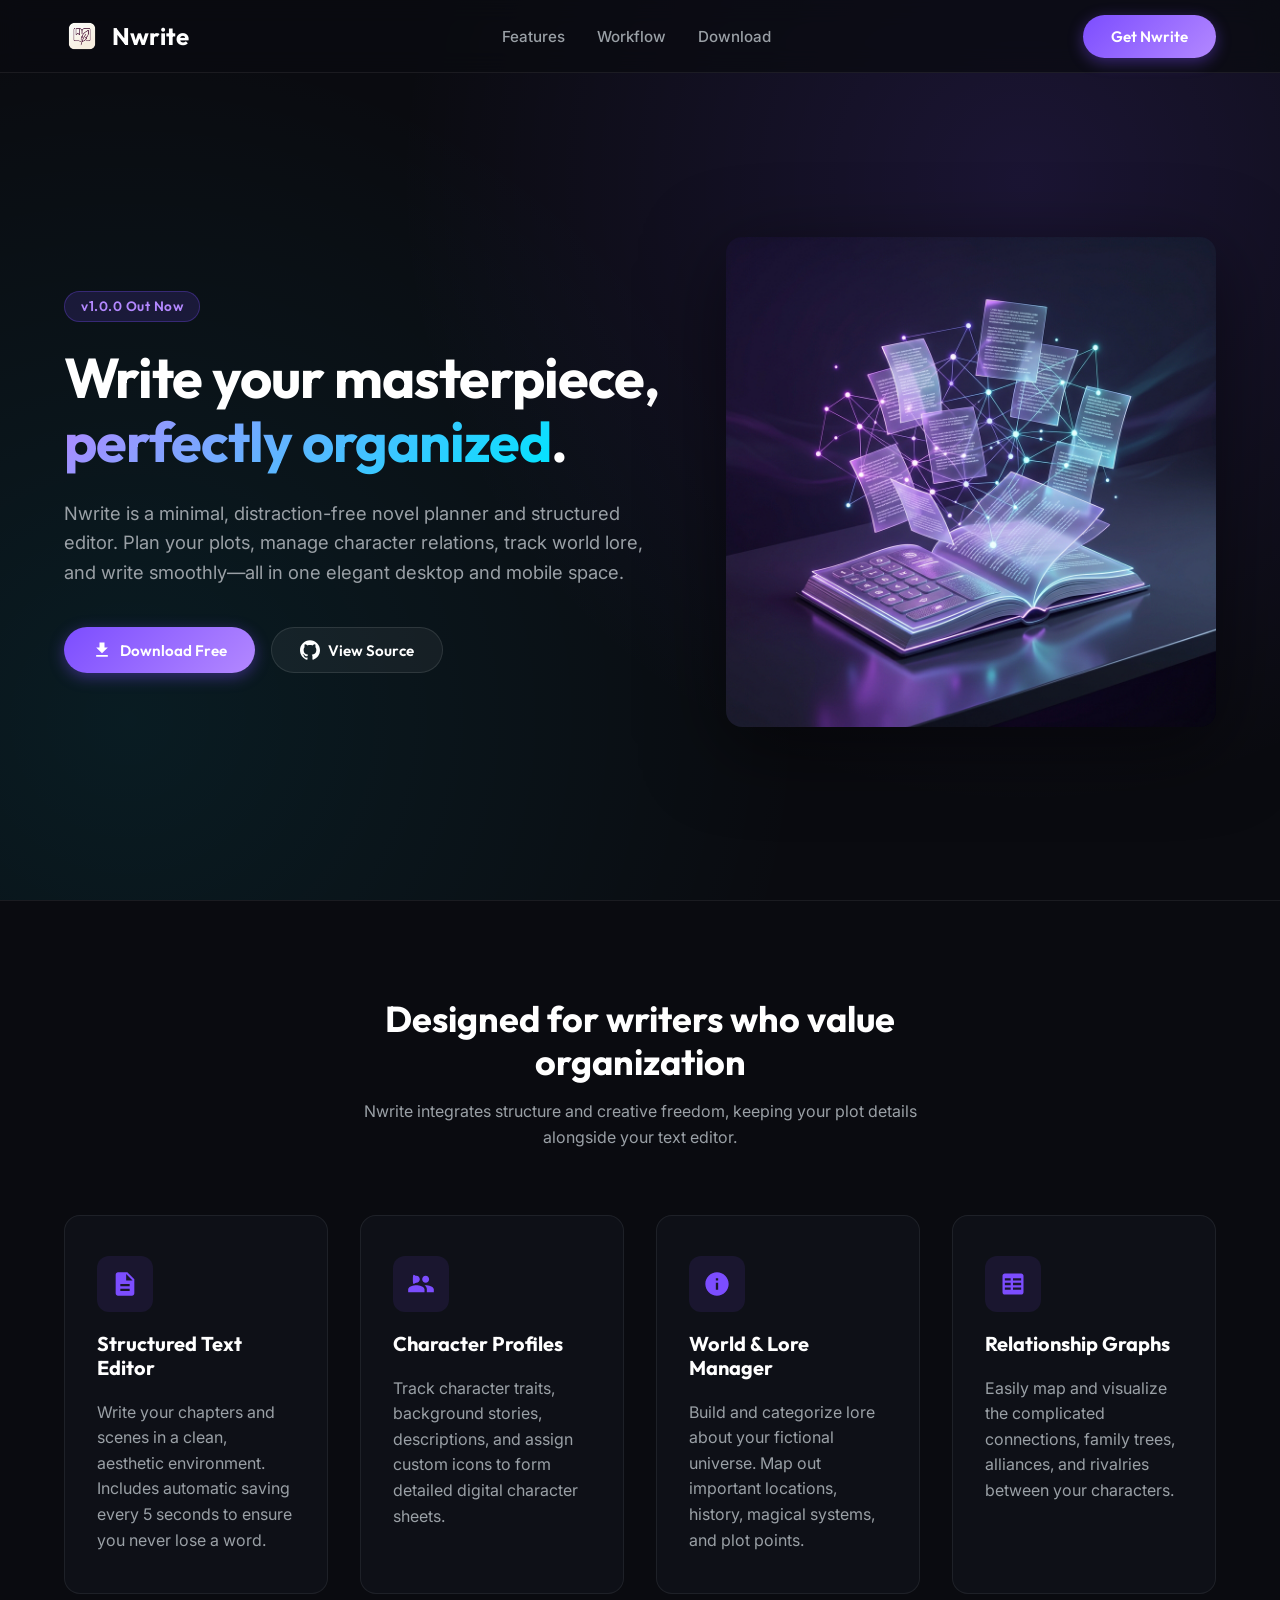
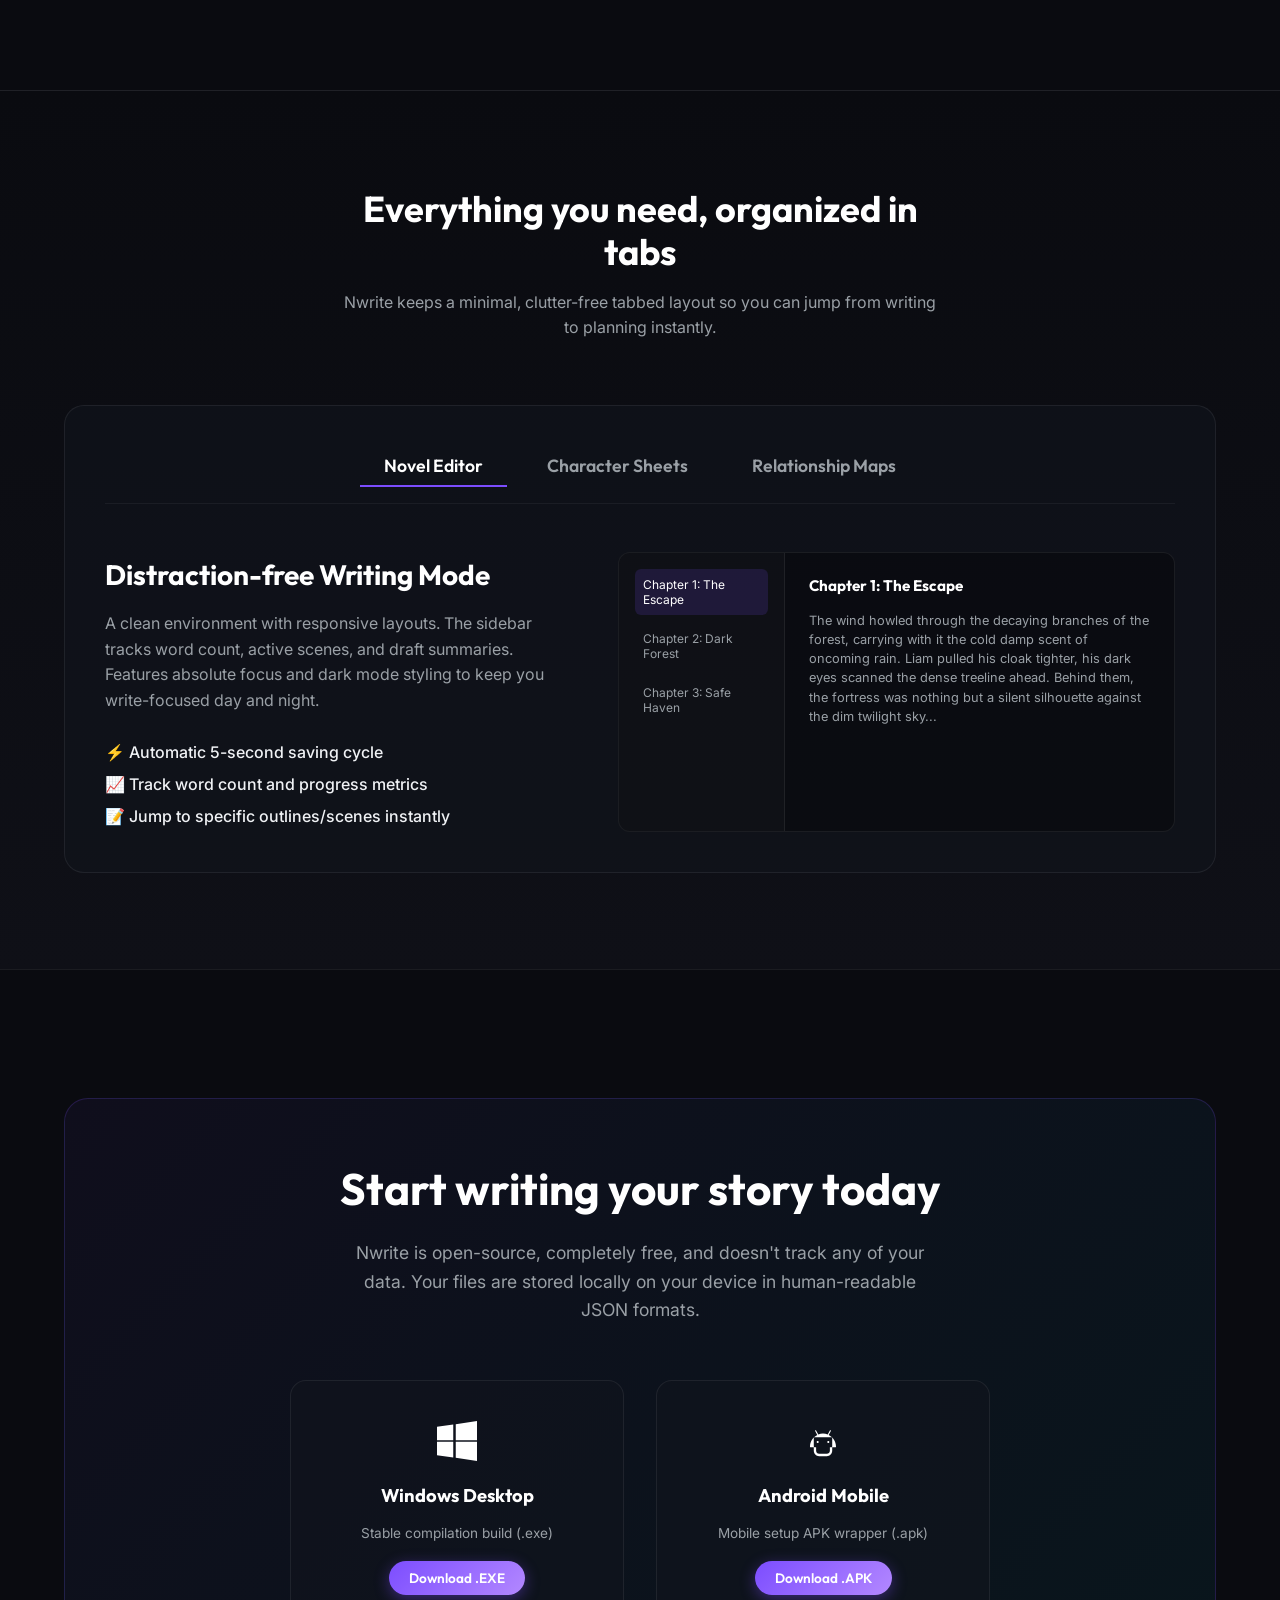
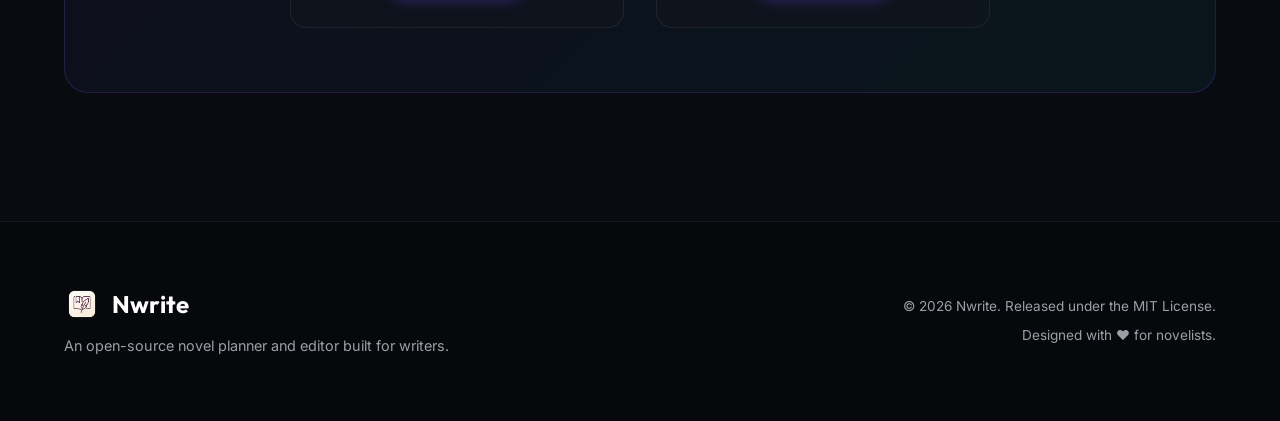
<file: index.html>
<!DOCTYPE html>
<html lang="en">
<head>
    <meta charset="UTF-8">
    <meta name="viewport" content="width=device-width, initial-scale=1.0">
    <meta name="description" content="Nwrite - The ultimate lightweight, cross-platform novel planner and structured text editor for writers. Track characters, locations, lore, and relationships.">
    <title>Nwrite — Novel Planner & Editor</title>
    
    <!-- Google Fonts -->
    <link rel="preconnect" href="https://fonts.googleapis.com">
    <link rel="preconnect" href="https://fonts.gstatic.com" crossorigin>
    <link href="https://fonts.googleapis.com/css2?family=Inter:wght@400;500;600&family=Outfit:wght@500;600;700;800&display=swap" rel="stylesheet">
    
    <!-- Main Stylesheet -->
    <link rel="stylesheet" href="style.css">
</head>
<body>

    <!-- Header Navigation -->
    <header class="navbar">
        <div class="container nav-container">
            <a href="#" class="logo">
                <img src="assets/icon.png" alt="Nwrite Logo">
                <span>Nwrite</span>
            </a>
            <nav class="nav-links">
                <a href="#features">Features</a>
                <a href="#workflow">Workflow</a>
                <a href="#download">Download</a>
            </nav>
            <div class="nav-cta">
                <a href="#download" class="btn btn-primary">Get Nwrite</a>
            </div>
            <button class="mobile-menu-btn" aria-label="Toggle Menu">
                <span class="bar"></span>
                <span class="bar"></span>
                <span class="bar"></span>
            </button>
        </div>
    </header>

    <!-- Hero Section -->
    <section class="hero">
        <div class="container hero-container">
            <div class="hero-content">
                <div class="badge">v1.0.0 Out Now</div>
                <h1>Write your masterpiece, <span>perfectly organized</span>.</h1>
                <p>Nwrite is a minimal, distraction-free novel planner and structured editor. Plan your plots, manage character relations, track world lore, and write smoothly—all in one elegant desktop and mobile space.</p>
                <div class="hero-actions">
                    <a href="#download" class="btn btn-primary">
                        <svg class="icon" viewBox="0 0 24 24"><path d="M5 20h14v-2H5v2zM19 9h-4V3H9v6H5l7 7 7-7z"/></svg>
                        Download Free
                    </a>
                    <a href="https://github.com/minoruend/NWrite" target="_blank" class="btn btn-secondary">
                        <svg class="icon" viewBox="0 0 24 24"><path d="M12 .297c-6.63 0-12 5.373-12 12 0 5.303 3.438 9.8 8.205 11.385.6.113.82-.258.82-.577 0-.285-.01-1.04-.015-2.04-3.338.724-4.042-1.61-4.042-1.61C4.422 18.07 3.633 17.7 3.633 17.7c-1.087-.744.084-.729.084-.729 1.205.084 1.838 1.236 1.838 1.236 1.07 1.835 2.809 1.305 3.495.998.108-.776.417-1.305.76-1.605-2.665-.3-5.466-1.332-5.466-5.93 0-1.31.465-2.38 1.235-3.22-.135-.303-.54-1.523.105-3.176 0 0 1.005-.322 3.3 1.23.96-.267 1.98-.399 3-.405 1.02.006 2.04.138 3 .405 2.28-1.552 3.285-1.23 3.285-1.23.645 1.653.24 2.873.12 3.176.765.84 1.23 1.91 1.23 3.22 0 4.61-2.805 5.625-5.475 5.92.42.36.81 1.096.81 2.22 0 1.606-.015 2.896-.015 3.286 0 .315.21.69.825.57C20.565 22.092 24 17.592 24 12.297c0-6.627-5.373-12-12-12"/></svg>
                        View Source
                    </a>
                </div>
            </div>
            <div class="hero-image">
                <img src="assets/hero.png" alt="Nwrite Digital Planner Illustration">
            </div>
        </div>
    </section>

    <!-- Features Section -->
    <section id="features" class="features">
        <div class="container">
            <div class="section-header">
                <h2>Designed for writers who value organization</h2>
                <p>Nwrite integrates structure and creative freedom, keeping your plot details alongside your text editor.</p>
            </div>
            <div class="features-grid">
                <!-- Feature 1 -->
                <div class="feature-card animate-on-scroll">
                    <div class="feature-icon">
                        <svg viewBox="0 0 24 24"><path d="M14 2H6c-1.1 0-1.99.9-1.99 2L4 20c0 1.1.89 2 1.99 2H18c1.1 0 2-.9 2-2V8l-6-6zm2 16H8v-2h8v2zm0-4H8v-2h8v2zm-3-5V3.5L18.5 9H13z"/></svg>
                    </div>
                    <h3>Structured Text Editor</h3>
                    <p>Write your chapters and scenes in a clean, aesthetic environment. Includes automatic saving every 5 seconds to ensure you never lose a word.</p>
                </div>
                <!-- Feature 2 -->
                <div class="feature-card animate-on-scroll">
                    <div class="feature-icon">
                        <svg viewBox="0 0 24 24"><path d="M16 11c1.66 0 2.99-1.34 2.99-3S17.66 5 16 5c-1.66 0-3 1.34-3 3s1.34 3 3 3zm-8 0c1.66 0 2.99-1.34 2.99-3S9.66 5 8 5C6.34 5 5 1.34 5 8s1.34 3 3 3zm0 2c-2.33 0-7 1.17-7 3.5V19h14v-2.5c0-2.33-4.67-3.5-7-3.5zm8 0c-.29 0-.62.02-.97.05 1.16.84 1.97 1.97 1.97 3.45V19h6v-2.5c0-2.33-4.67-3.5-7-3.5z"/></svg>
                    </div>
                    <h3>Character Profiles</h3>
                    <p>Track character traits, background stories, descriptions, and assign custom icons to form detailed digital character sheets.</p>
                </div>
                <!-- Feature 3 -->
                <div class="feature-card animate-on-scroll">
                    <div class="feature-icon">
                        <svg viewBox="0 0 24 24"><path d="M12 2C6.48 2 2 6.48 2 12s4.48 10 10 10 10-4.48 10-10S17.52 2 12 2zm1 15h-2v-6h2v6zm0-8h-2V7h2v2z"/></svg>
                    </div>
                    <h3>World & Lore Manager</h3>
                    <p>Build and categorize lore about your fictional universe. Map out important locations, history, magical systems, and plot points.</p>
                </div>
                <!-- Feature 4 -->
                <div class="feature-card animate-on-scroll">
                    <div class="feature-icon">
                        <svg viewBox="0 0 24 24"><path d="M19 3H5c-1.1 0-2 .9-2 2v14c0 1.1.9 2 2 2h14c1.1 0 2-.9 2-2V5c0-1.1-.9-2-2-2zm-9 14H5v-2h5v2zm0-4H5v-2h5v2zm0-4H5V7h5v2zm9 8h-7v-2h7v2zm0-4h-7v-2h7v2zm0-4h-7V7h7v2z"/></svg>
                    </div>
                    <h3>Relationship Graphs</h3>
                    <p>Easily map and visualize the complicated connections, family trees, alliances, and rivalries between your characters.</p>
                </div>
            </div>
        </div>
    </section>

    <!-- Workflow Tabs Section -->
    <section id="workflow" class="workflow">
        <div class="container">
            <div class="section-header">
                <h2>Everything you need, organized in tabs</h2>
                <p>Nwrite keeps a minimal, clutter-free tabbed layout so you can jump from writing to planning instantly.</p>
            </div>
            
            <div class="tabs-container animate-on-scroll">
                <div class="tabs-nav">
                    <button class="tab-btn active" data-tab="editor">Novel Editor</button>
                    <button class="tab-btn" data-tab="characters">Character Sheets</button>
                    <button class="tab-btn" data-tab="relationships">Relationship Maps</button>
                </div>
                
                <div class="tabs-content">
                    <!-- Tab 1: Editor -->
                    <div class="tab-pane active" id="editor">
                        <div class="tab-pane-grid">
                            <div class="tab-pane-info">
                                <h3>Distraction-free Writing Mode</h3>
                                <p>A clean environment with responsive layouts. The sidebar tracks word count, active scenes, and draft summaries. Features absolute focus and dark mode styling to keep you write-focused day and night.</p>
                                <ul>
                                    <li>⚡ Automatic 5-second saving cycle</li>
                                    <li>📈 Track word count and progress metrics</li>
                                    <li>📝 Jump to specific outlines/scenes instantly</li>
                                </ul>
                            </div>
                            <div class="tab-pane-graphic">
                                <div class="mock-editor">
                                    <div class="mock-sidebar">
                                        <div class="mock-item active">Chapter 1: The Escape</div>
                                        <div class="mock-item">Chapter 2: Dark Forest</div>
                                        <div class="mock-item">Chapter 3: Safe Haven</div>
                                    </div>
                                    <div class="mock-content-text">
                                        <h4>Chapter 1: The Escape</h4>
                                        <p>The wind howled through the decaying branches of the forest, carrying with it the cold damp scent of oncoming rain. Liam pulled his cloak tighter, his dark eyes scanned the dense treeline ahead. Behind them, the fortress was nothing but a silent silhouette against the dim twilight sky...</p>
                                    </div>
                                </div>
                            </div>
                        </div>
                    </div>
                    
                    <!-- Tab 2: Characters -->
                    <div class="tab-pane" id="characters">
                        <div class="tab-pane-grid">
                            <div class="tab-pane-info">
                                <h3>Deep Character Profiles</h3>
                                <p>Manage your character cast easily. Store detailed notes on appearance, goals, conflicts, personality quirks, and character arcs. Assign avatar icons and keep references handy while writing.</p>
                                <ul>
                                    <li>👤 Detailed customizable character bio fields</li>
                                    <li>🔍 Quick filter & search by role (Protagonist, Antagonist, Side)</li>
                                    <li>🎨 Clean, modern layouts for easy browsing</li>
                                </ul>
                            </div>
                            <div class="tab-pane-graphic">
                                <div class="mock-chars">
                                    <div class="char-card-mock">
                                        <div class="avatar-mock">LM</div>
                                        <div>
                                            <h5>Liam Miller</h5>
                                            <p>Protagonist • Age: 24</p>
                                        </div>
                                    </div>
                                    <div class="char-card-mock">
                                        <div class="avatar-mock antagonist">VM</div>
                                        <div>
                                            <h5>Vaas Montenegro</h5>
                                            <p>Antagonist • Age: 32</p>
                                        </div>
                                    </div>
                                </div>
                            </div>
                        </div>
                    </div>

                    <!-- Tab 3: Relationships -->
                    <div class="tab-pane" id="relationships">
                        <div class="tab-pane-grid">
                            <div class="tab-pane-info">
                                <h3>Interactive Connections</h3>
                                <p>Map the connections between characters. Form links between names and define their relationship types (e.g. Alliance, Rivalry, Family, Mentor) to visualize the dynamics of your character cast.</p>
                                <ul>
                                    <li>🌿 Dynamic node connection visuals</li>
                                    <li>✏️ Easily define and edit connection details</li>
                                    <li>📊 Get a global bird's-eye view of your character roster</li>
                                </ul>
                            </div>
                            <div class="tab-pane-graphic">
                                <div class="mock-graph">
                                    <div class="node-mock node-1">Liam</div>
                                    <div class="node-line-mock line-1"></div>
                                    <div class="node-text-mock text-1">Allies</div>
                                    <div class="node-mock node-2">Elena</div>
                                    <div class="node-line-mock line-2"></div>
                                    <div class="node-text-mock text-2">Rivals</div>
                                    <div class="node-mock node-3 antagonist">Vaas</div>
                                </div>
                            </div>
                        </div>
                    </div>
                </div>
            </div>
        </div>
    </section>

    <!-- Download Section -->
    <section id="download" class="download">
        <div class="container download-container">
            <div class="download-card">
                <h2>Start writing your story today</h2>
                <p>Nwrite is open-source, completely free, and doesn't track any of your data. Your files are stored locally on your device in human-readable JSON formats.</p>
                <div class="download-platforms">
                    <div class="platform-card">
                        <div class="platform-icon">
                            <svg viewBox="0 0 24 24"><path d="M0 3.449L9.75 2.1v9.45H0V3.449zM0 12.45h9.75v9.45L0 20.551v-8.101zM11.25 1.888L24 0v11.55H11.25V1.888zm0 10.562H24v11.55l-12.75-1.888V12.45z"/></svg>
                        </div>
                        <h3>Windows Desktop</h3>
                        <p>Stable compilation build (.exe)</p>
                        <a href="https://github.com/minoruend/NWrite/releases/download/1.0.0/Nwrite_desktop.exe" class="btn btn-primary btn-sm">Download .EXE</a>
                    </div>
                    <div class="platform-card">
                        <div class="platform-icon">
                            <svg viewBox="0 0 24 24"><path d="M17.523 15.3414C17.523 15.5416 17.3621 15.7025 17.1619 15.7025H16.1264V17.9151C16.1264 18.9171 15.3197 19.7238 14.3177 19.7238H9.6823C8.68028 19.7238 7.87358 18.9171 7.87358 17.9151V15.7025H6.83812C6.63789 15.7025 6.47701 15.5416 6.47701 15.3414V10.1586C6.47701 9.95837 6.63789 9.79749 6.83812 9.79749H17.1619C17.3621 9.79749 17.523 9.95837 17.523 10.1586V15.3414ZM15.4293 8.35122L16.7118 6.04273C16.8003 5.88331 16.7441 5.68114 16.5847 5.59259C16.4253 5.50404 16.2231 5.56024 16.1346 5.71965L14.8197 8.08985C13.9782 7.71261 13.0189 7.4988 12 7.4988C10.9811 7.4988 10.0218 7.71261 9.18029 8.08985L7.86536 5.71965C7.77682 5.56024 7.57465 5.50404 7.41524 5.59259C7.25582 5.68114 7.19962 5.88331 7.28817 6.04273L8.5707 8.35122C5.97544 9.61054 4.1954 12.2878 4.1954 15.4057C4.1954 15.606 4.35628 15.7668 4.55651 15.7668H6.47701V17.9151C6.47701 19.6834 7.91398 21.1204 9.6823 21.1204H14.3177C16.086 21.1204 17.523 19.6834 17.523 17.9151V15.7668H19.4435C19.6437 15.7668 19.8046 15.606 19.8046 15.4057C19.8046 12.2878 18.0246 9.61054 15.4293 8.35122ZM9.41379 12.5977C9.41379 12.9298 9.14486 13.1987 8.81283 13.1987C8.48079 13.1987 8.21186 12.9298 8.21186 12.5977C8.21186 12.2657 8.48079 11.9967 8.81283 11.9967C9.14486 11.9967 9.41379 12.2657 9.41379 12.5977ZM15.7881 12.5977C15.7881 12.9298 15.5192 13.1987 15.1872 13.1987C14.8551 13.1987 14.5862 12.9298 14.5862 12.5977C14.5862 12.2657 14.8551 11.9967 15.1872 11.9967C15.5192 11.9967 15.7881 12.2657 15.7881 12.5977Z"/></svg>
                        </div>
                        <h3>Android Mobile</h3>
                        <p>Mobile setup APK wrapper (.apk)</p>
                        <a href="https://github.com/minoruend/NWrite/releases/download/1.0.0/Nwrite_mobile.apk" class="btn btn-primary btn-sm">Download .APK</a>
                    </div>
                </div>
            </div>
        </div>
    </section>

    <!-- Footer -->
    <footer>
        <div class="container footer-container">
            <div class="footer-brand">
                <a href="#" class="logo">
                    <img src="assets/icon.png" alt="Nwrite Logo">
                    <span>Nwrite</span>
                </a>
                <p>An open-source novel planner and editor built for writers.</p>
            </div>
            <div class="footer-meta">
                <p>&copy; 2026 Nwrite. Released under the MIT License.</p>
                <p>Designed with ❤️ for novelists.</p>
            </div>
        </div>
    </footer>

    <!-- Main JavaScript -->
    <script src="main.js"></script>
</body>
</html>
</file>
<file: style.css>
/* Global Styling & Resets */
:root {
    --bg-color: #0a0b10;
    --card-bg: rgba(18, 20, 29, 0.6);
    --card-border: rgba(255, 255, 255, 0.07);
    --text-primary: #f0f2f5;
    --text-secondary: #9aa0a6;
    --primary-color: #7c4dff; /* Royal Violet */
    --primary-glow: rgba(124, 77, 255, 0.4);
    --secondary-color: #00e5ff; /* Cyan Accent */
    --hover-color: #651fff;
    --navbar-bg: rgba(10, 11, 16, 0.75);
    
    --font-heading: 'Outfit', sans-serif;
    --font-body: 'Inter', sans-serif;
}

* {
    margin: 0;
    padding: 0;
    box-sizing: border-box;
}

html {
    scroll-behavior: smooth;
    font-size: 16px;
    background-color: var(--bg-color);
    color: var(--text-primary);
    font-family: var(--font-body);
}

body {
    overflow-x: hidden;
}

.container {
    max-width: 1200px;
    margin: 0 auto;
    padding: 0 1.5rem;
}

h1, h2, h3, h4, h5, h6 {
    font-family: var(--font-heading);
    font-weight: 700;
    line-height: 1.2;
    color: #ffffff;
}

p {
    line-height: 1.6;
    color: var(--text-secondary);
}

a {
    text-decoration: none;
    color: inherit;
    transition: all 0.3s cubic-bezier(0.4, 0, 0.2, 1);
}

/* Custom Buttons */
.btn {
    display: inline-flex;
    align-items: center;
    justify-content: center;
    gap: 0.5rem;
    padding: 0.75rem 1.75rem;
    font-family: var(--font-heading);
    font-weight: 600;
    border-radius: 50px;
    cursor: pointer;
    font-size: 0.95rem;
    transition: all 0.3s cubic-bezier(0.4, 0, 0.2, 1);
    border: none;
}

.btn-primary {
    background: linear-gradient(135deg, var(--primary-color), #b388ff);
    color: #ffffff;
    box-shadow: 0 4px 15px var(--primary-glow);
}

.btn-primary:hover {
    transform: translateY(-2px);
    box-shadow: 0 6px 20px rgba(124, 77, 255, 0.6);
}

.btn-secondary {
    background: rgba(255, 255, 255, 0.05);
    color: #ffffff;
    border: 1px solid rgba(255, 255, 255, 0.1);
}

.btn-secondary:hover {
    background: rgba(255, 255, 255, 0.1);
    transform: translateY(-2px);
}

.btn-sm {
    padding: 0.5rem 1.25rem;
    font-size: 0.85rem;
}

.icon {
    width: 1.25rem;
    height: 1.25rem;
    fill: currentColor;
}

/* Navbar */
.navbar {
    position: fixed;
    top: 0;
    left: 0;
    width: 100%;
    z-index: 1000;
    background-color: var(--navbar-bg);
    backdrop-filter: blur(12px);
    border-bottom: 1px solid var(--card-border);
}

.nav-container {
    height: 4.5rem;
    display: flex;
    align-items: center;
    justify-content: space-between;
}

.logo {
    display: flex;
    align-items: center;
    gap: 0.75rem;
    font-family: var(--font-heading);
    font-weight: 700;
    font-size: 1.5rem;
    color: #ffffff;
}

.logo img {
    height: 2.25rem;
    width: 2.25rem;
}

.nav-links {
    display: flex;
    gap: 2rem;
}

.nav-links a {
    font-weight: 500;
    font-size: 0.95rem;
    color: var(--text-secondary);
}

.nav-links a:hover {
    color: #ffffff;
}

.mobile-menu-btn {
    display: none;
    flex-direction: column;
    gap: 5px;
    background: none;
    border: none;
    cursor: pointer;
}

.mobile-menu-btn .bar {
    width: 25px;
    height: 3px;
    background-color: #ffffff;
    border-radius: 3px;
    transition: all 0.3s;
}

/* Hero Section */
.hero {
    padding: 8rem 0 4rem;
    min-height: 100vh;
    display: flex;
    align-items: center;
    background: radial-gradient(circle at 80% 20%, rgba(124, 77, 255, 0.15) 0%, transparent 50%),
                radial-gradient(circle at 10% 80%, rgba(0, 229, 255, 0.08) 0%, transparent 50%);
}

.hero-container {
    display: grid;
    grid-template-columns: 1.1fr 0.9fr;
    gap: 4rem;
    align-items: center;
}

.hero-content {
    display: flex;
    flex-direction: column;
    align-items: flex-start;
    gap: 1.5rem;
}

.badge {
    background: rgba(124, 77, 255, 0.15);
    border: 1px solid rgba(124, 77, 255, 0.3);
    color: #b388ff;
    padding: 0.35rem 1rem;
    border-radius: 50px;
    font-size: 0.85rem;
    font-weight: 600;
    letter-spacing: 0.5px;
    font-family: var(--font-heading);
}

.hero h1 {
    font-size: 3.5rem;
    line-height: 1.15;
    letter-spacing: -1px;
}

.hero h1 span {
    background: linear-gradient(135deg, #b388ff, var(--secondary-color));
    -webkit-background-clip: text;
    -webkit-text-fill-color: transparent;
}

.hero p {
    font-size: 1.15rem;
}

.hero-actions {
    display: flex;
    gap: 1rem;
    margin-top: 1rem;
}

.hero-image {
    display: flex;
    justify-content: center;
    position: relative;
}

.hero-image img {
    max-width: 100%;
    height: auto;
    border-radius: 16px;
    filter: drop-shadow(0 20px 40px rgba(0,0,0,0.5));
    animation: float 6s ease-in-out infinite;
}

@keyframes float {
    0%, 100% { transform: translateY(0px); }
    50% { transform: translateY(-15px); }
}

/* Features Section */
.features {
    padding: 6rem 0;
    border-top: 1px solid var(--card-border);
}

.section-header {
    text-align: center;
    max-width: 600px;
    margin: 0 auto 4rem;
    display: flex;
    flex-direction: column;
    gap: 1rem;
}

.section-header h2 {
    font-size: 2.25rem;
}

.features-grid {
    display: grid;
    grid-template-columns: repeat(auto-fit, minmax(250px, 1fr));
    gap: 2rem;
}

.feature-card {
    background: var(--card-bg);
    border: 1px solid var(--card-border);
    border-radius: 16px;
    padding: 2.5rem 2rem;
    transition: all 0.4s cubic-bezier(0.4, 0, 0.2, 1);
    display: flex;
    flex-direction: column;
    gap: 1.25rem;
}

.feature-card:hover {
    transform: translateY(-8px);
    border-color: rgba(124, 77, 255, 0.3);
    box-shadow: 0 10px 30px rgba(124, 77, 255, 0.1);
}

.feature-icon {
    width: 3.5rem;
    height: 3.5rem;
    border-radius: 12px;
    background: rgba(124, 77, 255, 0.1);
    color: var(--primary-color);
    display: flex;
    align-items: center;
    justify-content: center;
}

.feature-icon svg {
    width: 1.75rem;
    height: 1.75rem;
    fill: currentColor;
}

.feature-card h3 {
    font-size: 1.25rem;
}

/* Workflow Section (Tabs) */
.workflow {
    padding: 6rem 0;
    background: linear-gradient(180deg, var(--bg-color), #0f1017);
    border-top: 1px solid var(--card-border);
}

.tabs-container {
    background: var(--card-bg);
    border: 1px solid var(--card-border);
    border-radius: 20px;
    padding: 2.5rem;
    margin-top: 2rem;
}

.tabs-nav {
    display: flex;
    justify-content: center;
    gap: 1rem;
    margin-bottom: 3rem;
    border-bottom: 1px solid rgba(255, 255, 255, 0.05);
    padding-bottom: 1rem;
}

.tab-btn {
    background: none;
    border: none;
    color: var(--text-secondary);
    font-family: var(--font-heading);
    font-size: 1.1rem;
    font-weight: 600;
    padding: 0.5rem 1.5rem;
    cursor: pointer;
    border-bottom: 2px solid transparent;
    transition: all 0.3s;
}

.tab-btn.active, .tab-btn:hover {
    color: #ffffff;
    border-bottom-color: var(--primary-color);
}

.tab-pane {
    display: none;
}

.tab-pane.active {
    display: block;
    animation: fadeIn 0.5s ease-in-out;
}

@keyframes fadeIn {
    from { opacity: 0; transform: translateY(10px); }
    to { opacity: 1; transform: translateY(0); }
}

.tab-pane-grid {
    display: grid;
    grid-template-columns: 1fr 1.2fr;
    gap: 3rem;
    align-items: center;
}

.tab-pane-info {
    display: flex;
    flex-direction: column;
    gap: 1.25rem;
}

.tab-pane-info h3 {
    font-size: 1.75rem;
}

.tab-pane-info ul {
    list-style: none;
    display: flex;
    flex-direction: column;
    gap: 0.75rem;
    margin-top: 0.5rem;
}

.tab-pane-info li {
    font-weight: 500;
    color: var(--text-primary);
}

/* Graphics/Mocks in tabs */
.tab-pane-graphic {
    background: rgba(0, 0, 0, 0.3);
    border-radius: 12px;
    border: 1px solid var(--card-border);
    overflow: hidden;
    height: 280px;
    display: flex;
}

/* Mock Editor */
.mock-editor {
    display: flex;
    width: 100%;
    height: 100%;
}

.mock-sidebar {
    width: 30%;
    background: rgba(255, 255, 255, 0.02);
    border-right: 1px solid var(--card-border);
    padding: 1rem;
    display: flex;
    flex-direction: column;
    gap: 0.5rem;
}

.mock-item {
    font-size: 0.75rem;
    padding: 0.5rem;
    border-radius: 6px;
    color: var(--text-secondary);
}

.mock-item.active {
    background: rgba(124, 77, 255, 0.15);
    color: #ffffff;
}

.mock-content-text {
    width: 70%;
    padding: 1.5rem;
    display: flex;
    flex-direction: column;
    gap: 1rem;
}

.mock-content-text h4 {
    font-size: 0.95rem;
}

.mock-content-text p {
    font-size: 0.8rem;
    line-height: 1.5;
}

/* Mock Characters */
.mock-chars {
    padding: 2rem;
    display: flex;
    flex-direction: column;
    gap: 1rem;
    width: 100%;
    justify-content: center;
}

.char-card-mock {
    background: rgba(255, 255, 255, 0.03);
    border: 1px solid var(--card-border);
    border-radius: 8px;
    padding: 1rem;
    display: flex;
    align-items: center;
    gap: 1rem;
}

.avatar-mock {
    width: 2.5rem;
    height: 2.5rem;
    border-radius: 50%;
    background: linear-gradient(135deg, var(--primary-color), var(--secondary-color));
    display: flex;
    align-items: center;
    justify-content: center;
    font-weight: 700;
    font-size: 0.85rem;
    color: #ffffff;
}

.avatar-mock.antagonist {
    background: linear-gradient(135deg, #ff1744, #ff8a80);
}

.char-card-mock h5 {
    font-size: 0.9rem;
}

.char-card-mock p {
    font-size: 0.75rem;
}

/* Mock Graph */
.mock-graph {
    width: 100%;
    height: 100%;
    position: relative;
    display: flex;
    align-items: center;
    justify-content: space-around;
    padding: 2rem;
}

.node-mock {
    width: 5rem;
    height: 2.5rem;
    border-radius: 50px;
    background: rgba(124, 77, 255, 0.2);
    border: 1px solid var(--primary-color);
    display: flex;
    align-items: center;
    justify-content: center;
    font-weight: 600;
    font-size: 0.8rem;
    color: #ffffff;
    z-index: 2;
}

.node-mock.antagonist {
    background: rgba(255, 23, 68, 0.2);
    border-color: #ff1744;
}

.node-line-mock {
    height: 2px;
    background: var(--card-border);
    position: absolute;
    z-index: 1;
}

.line-1 {
    width: 25%;
    left: 20%;
}

.line-2 {
    width: 25%;
    right: 20%;
}

.node-text-mock {
    position: absolute;
    font-size: 0.65rem;
    background: var(--bg-color);
    padding: 2px 8px;
    border-radius: 4px;
    border: 1px solid var(--card-border);
    z-index: 3;
}

.text-1 {
    left: 28%;
}

.text-2 {
    right: 28%;
}

/* Download Section */
.download {
    padding: 8rem 0;
    border-top: 1px solid var(--card-border);
}

.download-card {
    background: linear-gradient(135deg, rgba(124, 77, 255, 0.05), rgba(0, 229, 255, 0.05));
    border: 1px solid rgba(124, 77, 255, 0.2);
    border-radius: 24px;
    padding: 4rem 3rem;
    text-align: center;
    display: flex;
    flex-direction: column;
    align-items: center;
    gap: 1.5rem;
}

.download-card h2 {
    font-size: 2.75rem;
}

.download-card p {
    max-width: 600px;
    font-size: 1.1rem;
}

.download-platforms {
    display: grid;
    grid-template-columns: 1fr 1fr;
    gap: 2rem;
    width: 100%;
    max-width: 700px;
    margin-top: 2rem;
}

.platform-card {
    background: var(--card-bg);
    border: 1px solid var(--card-border);
    border-radius: 16px;
    padding: 2rem;
    display: flex;
    flex-direction: column;
    align-items: center;
    gap: 1rem;
}

.platform-card:hover {
    border-color: rgba(124, 77, 255, 0.2);
    transform: scale(1.02);
}

.platform-icon {
    width: 3.5rem;
    height: 3.5rem;
    color: #ffffff;
    display: flex;
    align-items: center;
    justify-content: center;
}

.platform-icon svg {
    width: 2.5rem;
    height: 2.5rem;
    fill: currentColor;
}

.platform-card h3 {
    font-size: 1.15rem;
}

.platform-card p {
    font-size: 0.85rem;
}

/* Footer */
footer {
    padding: 4rem 0;
    border-top: 1px solid var(--card-border);
    background-color: rgba(0, 0, 0, 0.3);
}

.footer-container {
    display: flex;
    justify-content: space-between;
    align-items: center;
}

.footer-brand {
    display: flex;
    flex-direction: column;
    gap: 0.75rem;
}

.footer-brand p {
    font-size: 0.9rem;
}

.footer-meta {
    text-align: right;
    display: flex;
    flex-direction: column;
    gap: 0.5rem;
    font-size: 0.85rem;
    color: var(--text-secondary);
}

/* Scroll Animations CSS */
.animate-on-scroll {
    opacity: 0;
    transform: translateY(20px);
    transition: opacity 0.6s ease-out, transform 0.6s ease-out;
}

.animate-on-scroll.appear {
    opacity: 1;
    transform: translateY(0);
}

/* Responsive adjustments */
@media (max-width: 992px) {
    .hero-container {
        grid-template-columns: 1fr;
        gap: 3rem;
        text-align: center;
    }
    
    .hero-content {
        align-items: center;
    }
    
    .tab-pane-grid {
        grid-template-columns: 1fr;
        gap: 2rem;
    }
    
    .tab-pane-info {
        text-align: center;
        align-items: center;
    }
}

@media (max-width: 768px) {
    .nav-links {
        display: none;
        flex-direction: column;
        position: absolute;
        top: 4.5rem;
        left: 0;
        width: 100%;
        background-color: rgba(10, 11, 16, 0.95);
        backdrop-filter: blur(12px);
        border-bottom: 1px solid var(--card-border);
        padding: 2rem;
        gap: 1.5rem;
        text-align: center;
    }

    .nav-links.active {
        display: flex;
    }
    
    .nav-cta {
        display: none;
    }
    
    .mobile-menu-btn {
        display: flex;
    }
    
    .hero h1 {
        font-size: 2.5rem;
    }
    
    .download-platforms {
        grid-template-columns: 1fr;
    }
    
    .footer-container {
        flex-direction: column;
        gap: 2rem;
        text-align: center;
    }
    
    .footer-meta {
        text-align: center;
    }
}
</file>
